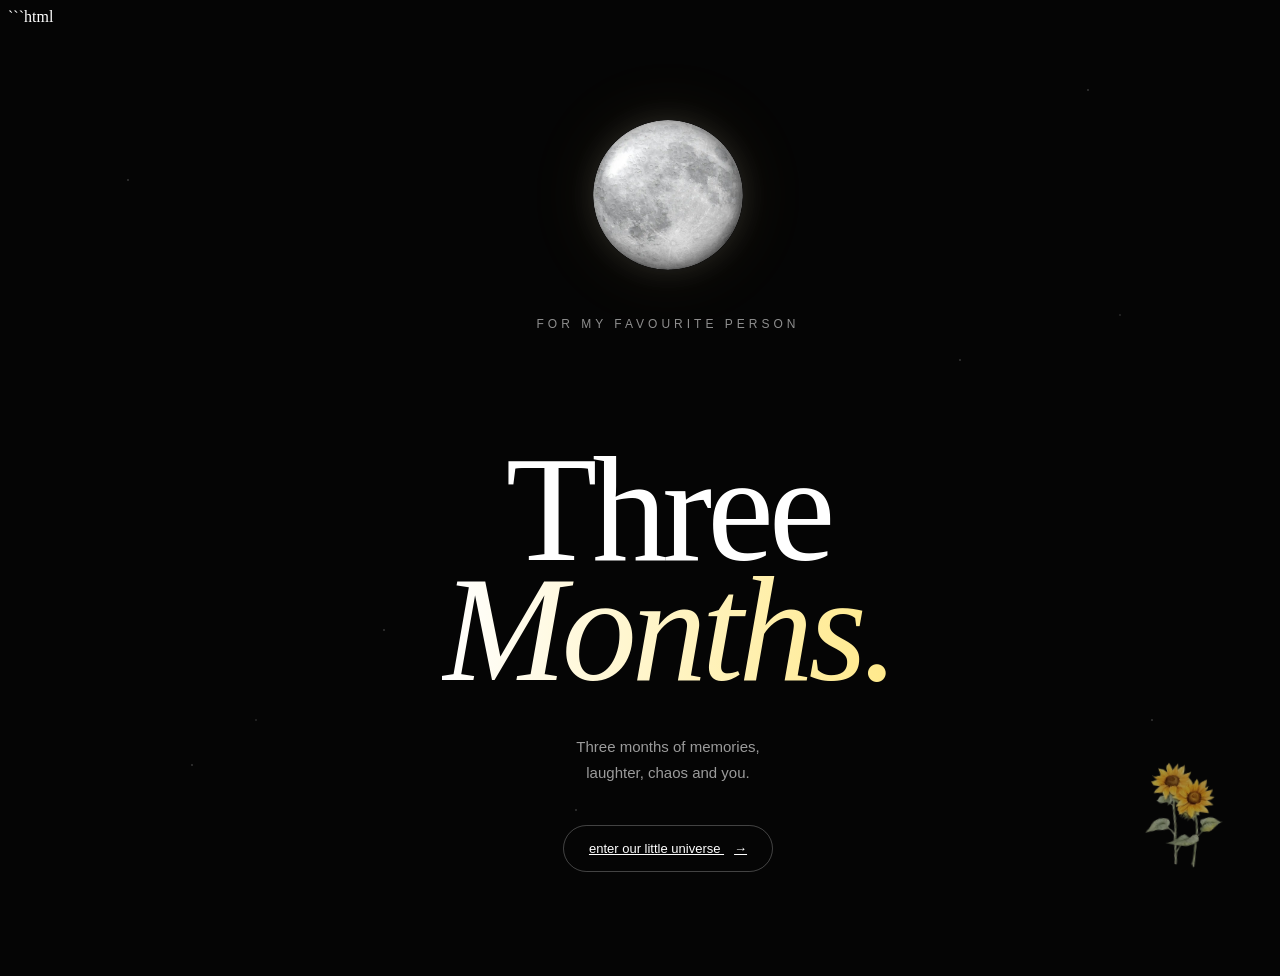
<file: index.html>
```html
<!DOCTYPE html>
<html lang="en">
<head>
    <meta charset="UTF-8">
    <meta name="viewport" content="width=device-width, initial-scale=1.0">

    <title>Three Months 🌙</title>

    <link rel="stylesheet" href="style.css">
</head>

<body>

    <!-- Background stars -->
    <div class="stars"></div>
    <div class="stars stars-2"></div>

    <!-- Main opening -->
    <main class="opening">

        <div class="moon">
            <img src="assets/moon.jpg" alt="Moon">
        </div>

        <p class="small-text">for my favourite person</p>

        <h1>
            Three<br>
            <span>Months.</span>
        </h1>

        <p class="subtitle">
            Three months of memories,<br>
            laughter, chaos and you.
        </p>

       <a href="chapter1.html" class="enter-btn">
    enter our little universe
    <span>→</span>
</a>
    </main>

    <!-- Tiny sunflower decoration -->
    <img class="sunflower" src="assets/sunflower.png" alt="Sunflower">

    <script src="script.js"></script>

</body>
</html>
```
</file>
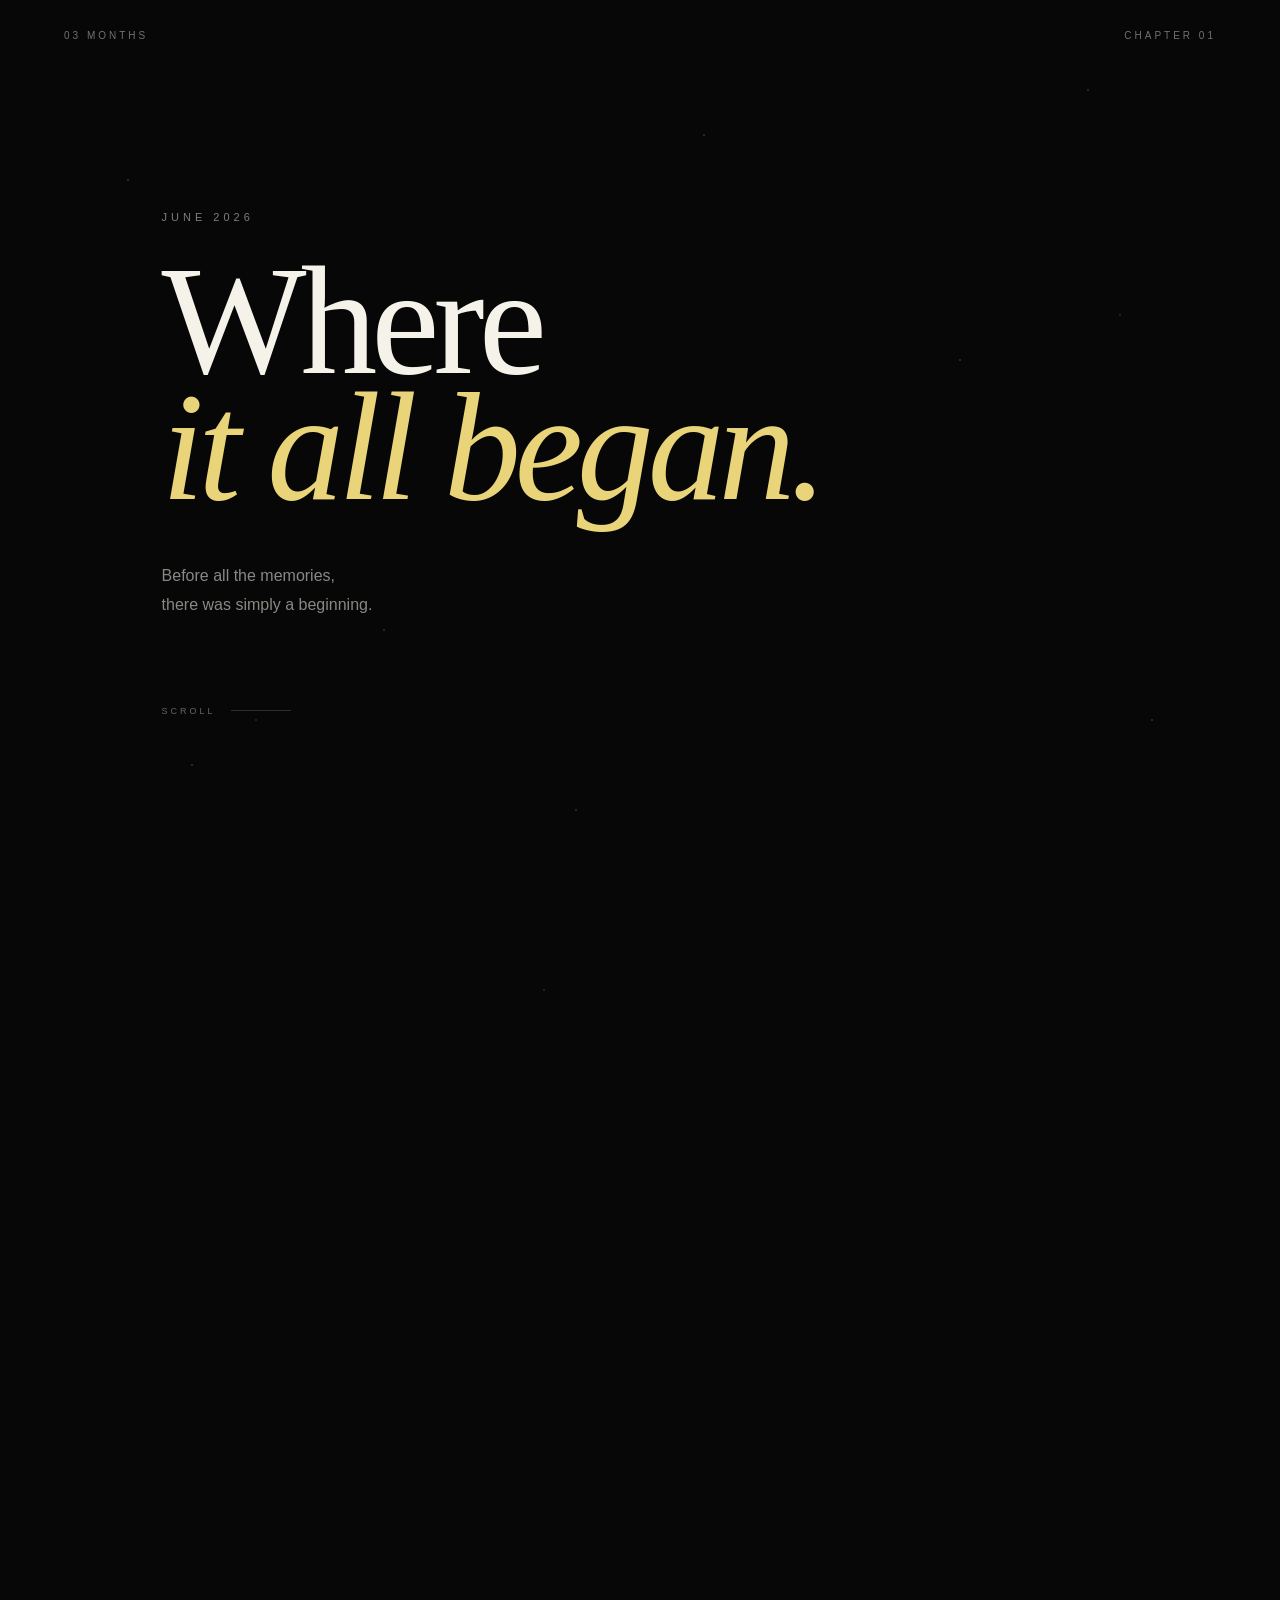
<file: chapter1.html>
<!DOCTYPE html>
<html lang="en">
<head>
    <meta charset="UTF-8">
    <meta name="viewport" content="width=device-width, initial-scale=1.0">

    <title>The Beginning 🌙</title>

    <link rel="stylesheet" href="style.css">
</head>

<body class="chapter-one">

    <div class="grain"></div>
    <div class="stars"></div>
    <div class="stars stars-2"></div>

    <!-- TOP NAV -->
    <nav class="top-nav">
        <span>03 MONTHS</span>
        <span>CHAPTER 01</span>
    </nav>


    <!-- HERO -->
    <section class="chapter-hero">

        <p class="eyebrow">JUNE 2026</p>

        <h1>
            Where<br>
            <i>it all began.</i>
        </h1>

        <p class="hero-text">
            Before all the memories,<br>
            there was simply a beginning.
        </p>

        <div class="scroll">
            <span>SCROLL</span>
            <div></div>
        </div>

    </section>


    <!-- MEMORY 01 -->
    <section class="memory-section">

        <div class="memory-photo photo-one">
            <img src="assets/Screenshot_2026-07-05-19-48-06-521_com.instagram.barcelona-edit.jpg">
            <span class="photo-number">01</span>
        </div>

        <div class="memory-copy">

            <p class="date">10 · 06 · 2026</p>

            <h2>
                It started<br>
                <i>somewhere here.</i>
            </h2>

            <p>
                At the time, it was probably just another
                moment between us.

                Funny how the smallest moments can end up
                becoming the ones you remember forever.
            </p>

        </div>

    </section>


    <!-- MEMORY 02 -->
    <section class="memory-section reverse">

        <div class="memory-copy">

            <p class="date">12 · 06 · 2026</p>

            <h2>
                Then came<br>
                <i>the little things.</i>
            </h2>

            <p>
                The random conversations.
                The stupid jokes.
                The moments that didn't really need
                a reason.

                They slowly became our thing.
            </p>

        </div>

        <div class="memory-photo photo-two">
            <img src="assets/Screenshot_2026-06-01-22-19-34-747_com.instagram.android~2.jpg">
            <span class="photo-number">02</span>
        </div>

    </section>


    <!-- FULL WIDTH MEMORY -->
    <section class="full-memory">

        <div class="full-image">
            <img src="assets/Screenshot_2026-06-09-09-32-45-150_com.instagram.android-edit.jpg">
        </div>

        <div class="floating-caption">
            <span>18 · 06 · 2026</span>
            <h2>
                Somewhere along<br>
                the way, you became<br>
                <i>my favourite person.</i>
            </h2>
        </div>

    </section>


    <!-- SCRAPBOOK -->
    <section class="scrapbook">

        <div class="scrapbook-heading">
            <p>THE LITTLE THINGS</p>
            <h2>
                Things I never<br>
                want to forget.
            </h2>
        </div>

        <div class="polaroids">

            <div class="polaroid p1">
                <img src="assets/k.jpg">
                <small>optimus prime.</small>
            </div>

            <div class="polaroid p2">
                <img src="assets/IMG_20260624_070056_287.jpg">
                <small>you being you.</small>
            </div>

            <div class="polaroid p3">
                <img src="assets/IMG_20260624_200228_932.jpg">
                <small>another little memory.</small>
            </div>

            <div class="polaroid p4">
                <img src="assets/IMG_20260624_200412_341.jpg">
                <small>still smiling.</small>
            </div>

        </div>

    </section>


    <!-- END -->
    <section class="chapter-end">

        <img src="assets/moon.jpg" class="end-moon">

        <p>AND THAT WAS ONLY</p>

        <h2>
            The beginning.
        </h2>

        <p class="end-small">
            There were still two more months<br>
            of memories waiting for us.
        </p>

        <a href="chapter2.html" class="next-chapter">
            CHAPTER II
            <span>→</span>
        </a>

    </section>


    <script src="script.js"></script>

</body>
</html>
</file>
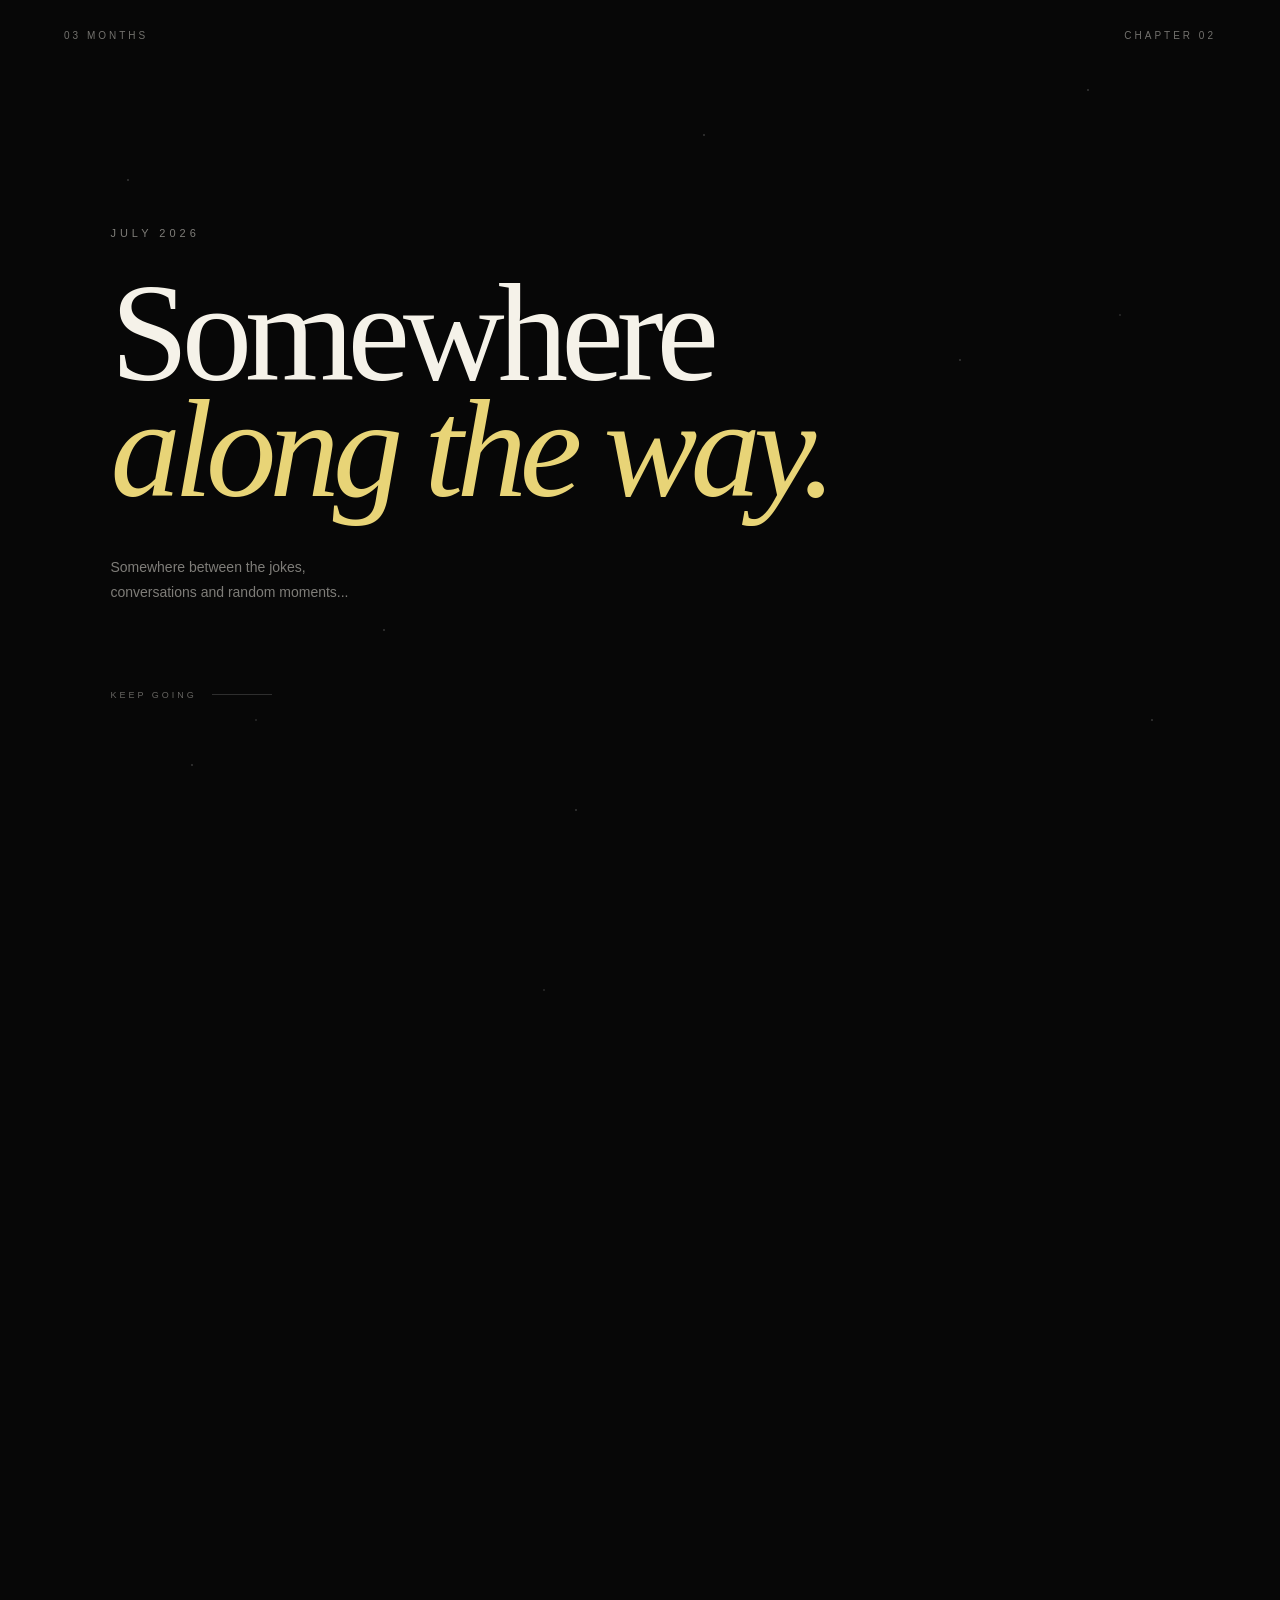
<file: chapter2.html>
<!DOCTYPE html>
<html lang="en">

<head>
    <meta charset="UTF-8">
    <meta name="viewport" content="width=device-width, initial-scale=1.0">

    <title>Chapter II — Somewhere Along the Way</title>

    <link rel="stylesheet" href="style.css">
</head>

<body class="chapter-two">

    <div class="grain"></div>
    <div class="stars"></div>
    <div class="stars stars-2"></div>


    <!-- NAV -->
    <nav class="top-nav">
        <span>03 MONTHS</span>
        <span>CHAPTER 02</span>
    </nav>


    <!-- HERO -->
    <section class="chapter-two-hero">

        <p class="eyebrow">JULY 2026</p>

        <h1>
            Somewhere<br>
            <i>along the way.</i>
        </h1>

        <p>
            Somewhere between the jokes,<br>
            conversations and random moments...
        </p>

        <div class="scroll">
            <span>KEEP GOING</span>
            <div></div>
        </div>

    </section>


    <!-- CHAOS SECTION -->
    <section class="chaos-section">

        <div class="section-title">
            <p>THE CHAOS</p>

            <h2>
                We got<br>
                <i>comfortable.</i>
            </h2>
        </div>


        <div class="chat-memory chat-one">

            <div class="chat-photo">
                <img src="assets/photo4.jpg">
            </div>

            <div class="chat-note">
                <span>01</span>

                <p>
                    The kind of conversations
                    that make absolutely no sense
                    to anyone else.
                </p>
            </div>

        </div>


        <div class="chat-memory chat-two">

            <div class="chat-note">
                <span>02</span>

                <p>
                    Somehow we could turn
                    literally anything into
                    something worth remembering.
                </p>
            </div>

            <div class="chat-photo">
                <img src="assets/photo1.jpg">
            </div>

        </div>

    </section>


    <!-- MINECRAFT -->
    <section class="minecraft-section">

        <div class="minecraft-title">

            <p>OUR LITTLE WORLD</p>

            <h2>
                Pixels,<br>
                blocks &<br>
                <i>memories.</i>
            </h2>

            <p class="minecraft-text">
                It wasn't just a game anymore.
                It became another little place
                that belonged to us.
            </p>

        </div>


        <div class="minecraft-gallery">

            <div class="mc-photo mc-one">
                <img src="assets/photo4.png">
            </div>

            <div class="mc-photo mc-two">
                <img src="assets/photo5.jpg">
            </div>

            <div class="mc-photo mc-three">
                <img src="assets/photo6.jpg">
            </div>

        </div>

    </section>


    <!-- RANDOM MEMORIES -->
    <section class="random-section">

        <div class="random-heading">

            <p>THE RANDOM ONES</p>

            <h2>
                The moments<br>
                I kept.
            </h2>

        </div>


        <div class="memory-grid">

            <div class="grid-photo grid-one">
                <img src="assets/photo2.jpg">
            </div>

            <div class="grid-photo grid-two">
                <img src="assets/IMG_20260624_200412_341.jpg">
            </div>

            <div class="grid-photo grid-three">
                <img src="assets/IMG_20260624_070058_321.jpg">
            </div>

            <div class="grid-photo grid-four">
                <img src="assets/IMG_20260624_070056_287.jpg">
            </div>

        </div>

    </section>


    <!-- ENDING -->
    <section class="chapter-two-end">

        <div class="end-glow"></div>

        <p>AND SOMEWHERE ALONG THE WAY...</p>

        <h2>
            You became<br>
            <i>my favourite part.</i>
        </h2>

        <p class="end-description">
            I don't know exactly when it happened.<br>
            I just know that I'm really glad it did.
        </p>

        <a href="chapter3.html" class="next-chapter">
            CHAPTER III
            <span>→</span>
        </a>

    </section>


    <script src="script.js"></script>

</body>

</html>
</file>
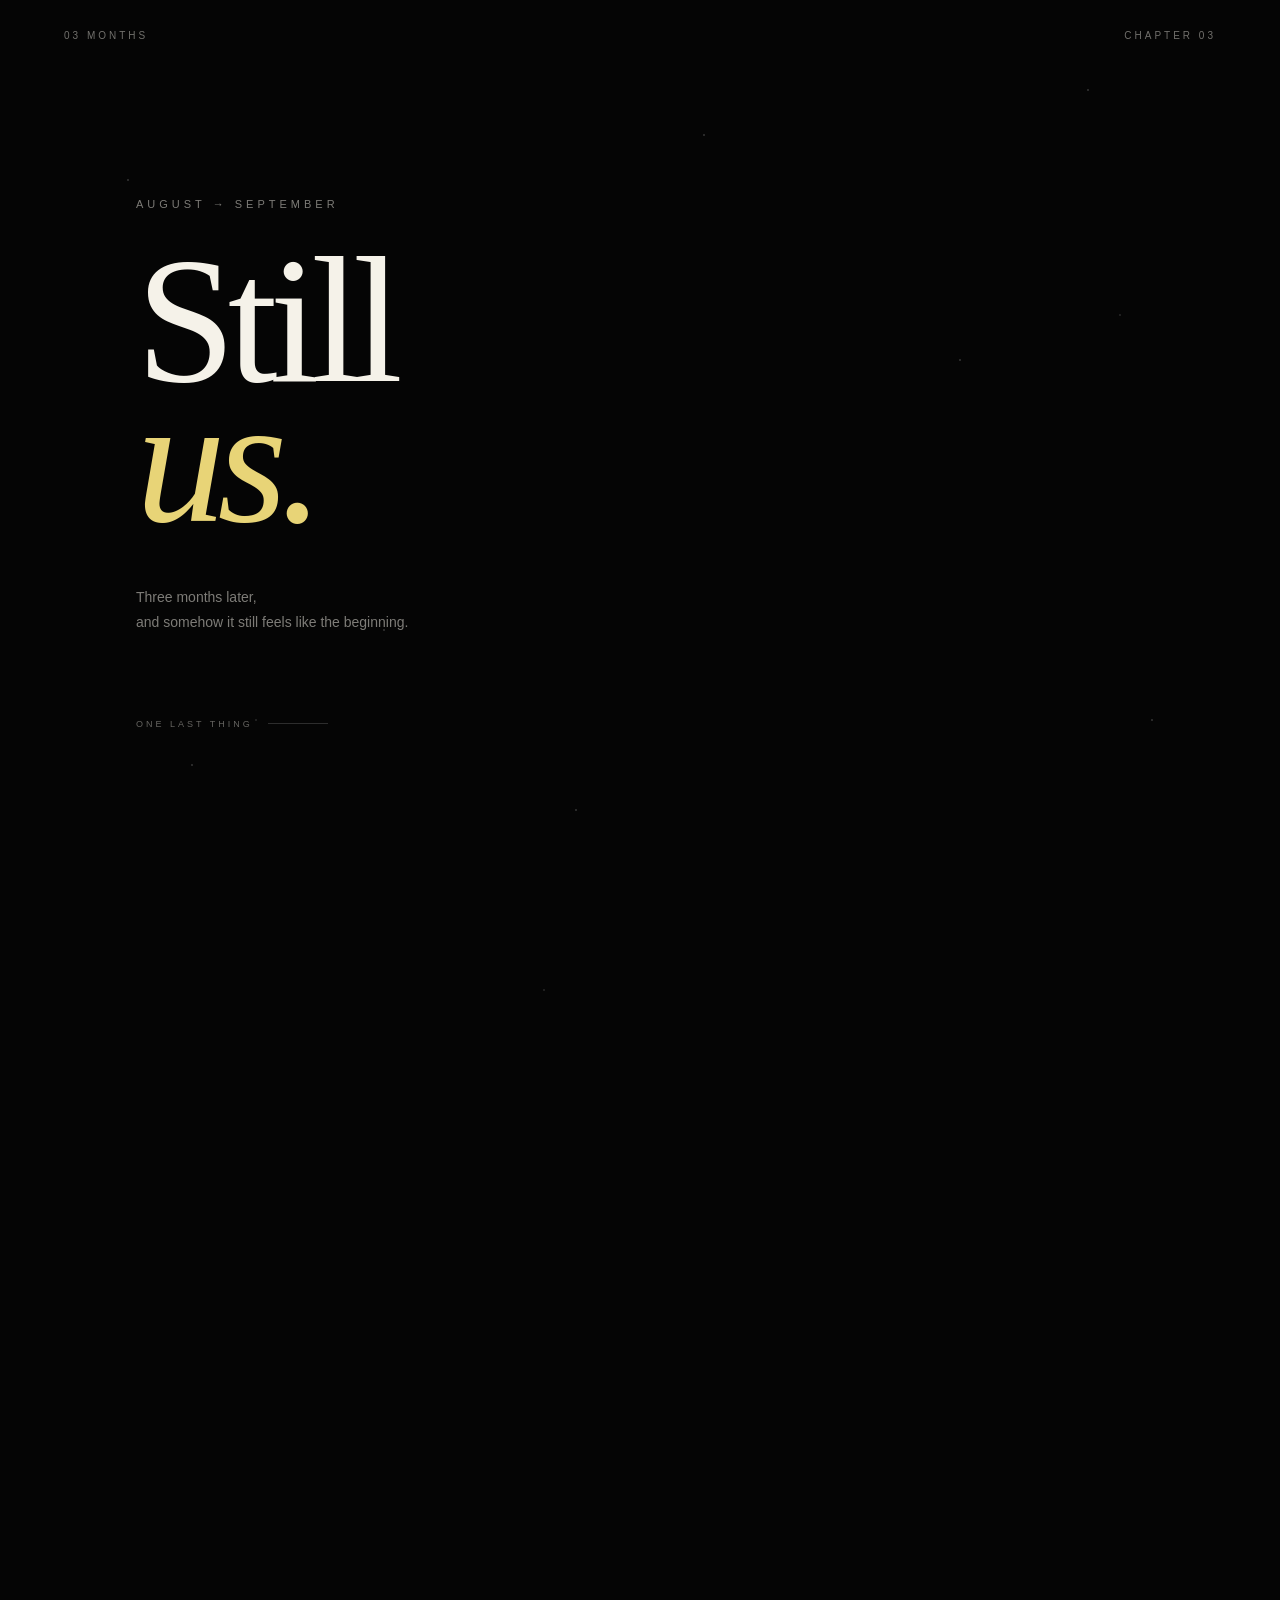
<file: chapter3.html>
<!DOCTYPE html>
<html lang="en">

<head>
    <meta charset="UTF-8">
    <meta name="viewport" content="width=device-width, initial-scale=1.0">

    <title>Chapter III — Still Us</title>

    <link rel="stylesheet" href="style.css">
</head>

<body class="chapter-three">

    <div class="grain"></div>
    <div class="stars"></div>
    <div class="stars stars-2"></div>

    <nav class="top-nav">
        <span>03 MONTHS</span>
        <span>CHAPTER 03</span>
    </nav>


    <!-- HERO -->

    <section class="final-hero">

        <p class="eyebrow">AUGUST → SEPTEMBER</p>

        <h1>
            Still<br>
            <i>us.</i>
        </h1>

        <p class="final-intro">
            Three months later,<br>
            and somehow it still feels like the beginning.
        </p>

        <div class="scroll">
            <span>ONE LAST THING</span>
            <div></div>
        </div>

    </section>


    <!-- PHOTO MOMENT -->

    <section class="final-photo-section">

        <div class="final-photo">
            <img src="assets/FINAL.jpg" alt="One of my favourite memories">
        </div>

        <div class="final-photo-caption">

            <p>THREE MONTHS.</p>

            <h2>
                Out of all the<br>
                places I could be,
                <i>I'm glad I'm here.</i>
            </h2>

        </div>

    </section>


    <!-- THINGS I LOVE -->

    <section class="things-section">

        <p class="eyebrow">A FEW THINGS</p>

        <h2>
            I hope you<br>
            always know...
        </h2>

        <div class="things">

            <div class="thing">
                <span>01</span>
                <p>
                    You make ordinary days
                    feel like memories.
                </p>
            </div>

            <div class="thing">
                <span>02</span>
                <p>
                    I love all the little
                    versions of you.
                </p>
            </div>

            <div class="thing">
                <span>03</span>
                <p>
                    I wouldn't trade these
                    three months for anything.
                </p>
            </div>

        </div>

    </section>


    <!-- LETTER INTRO -->

    <section class="letter-intro">

        <div class="letter-line"></div>

        <p>AND NOW...</p>

        <h2>
            A letter<br>
            <i>for you.</i>
        </h2>

        <div class="letter-line"></div>

    </section>


    <!-- LETTER -->

    <section class="letter-section">

        <div class="letter">

            <p class="letter-date">
                03 · 09 · 2026
            </p>

            <h2>
                Dear Bujji,
            </h2>

            <p>
                Three months.

                Somehow that sounds both so short
                and like you've been a part of my life
                for much longer.
            </p>

            <p>
                I don't think I could fit everything
                these three months have meant to me
                into one little website.

                So instead, I filled it with the moments
                I never want to forget.
            </p>

            <p>
                The random conversations.
                The stupid jokes.
                The little things.
                The memories that probably meant
                nothing to anyone else.

                They meant something to me.
            </p>

            <p>
                Thank you for being you.

                And thank you for being someone
                I get to call mine.
            </p>

            <p>
                Happy three monthversary, monthservary? idk, dumahh.

                Here's to everything we've already
                experienced...

                and everything that's still waiting
                for us.
            </p>

            <p class="signature">
                — your supposed "king" ♡
            </p>

        </div>

    </section>


    <!-- FINAL SCREEN -->

    <section class="final-screen">

        <div class="final-moon">
            <img src="assets/moon.jpg" alt="Moon">
        </div>

        <p>THREE MONTHS.</p>

        <h2>
            And I'd choose<br>
            <i>you</i> again.
        </h2>

        <p class="final-small">
            Happy monthversary, sleepyhead. I love you.
        </p>

    </section>


    <script src="script.js"></script>

</body>

</html>
</file>
<file: style.css>
css
/* =========================
   THREE MONTHS — MAIN STYLE
   ========================= */

* {
    margin: 0;
    padding: 0;
    box-sizing: border-box;
}

html,
body {
    width: 100%;
    height: 100%;
    overflow: hidden;
}

body {
    background: #050505;
    color: white;
    font-family: Georgia, "Times New Roman", serif;
}


/* =========================
   STAR BACKGROUND
   ========================= */

.stars,
.stars-2 {
    position: fixed;
    inset: 0;
    pointer-events: none;
    background-image:
        radial-gradient(1px 1px at 10% 20%, white, transparent),
        radial-gradient(1px 1px at 30% 70%, white, transparent),
        radial-gradient(1px 1px at 55% 15%, white, transparent),
        radial-gradient(1px 1px at 75% 40%, white, transparent),
        radial-gradient(1px 1px at 90% 80%, white, transparent),
        radial-gradient(1px 1px at 45% 90%, white, transparent),
        radial-gradient(1px 1px at 85% 10%, white, transparent),
        radial-gradient(1px 1px at 15% 85%, white, transparent);

    opacity: 0.5;
    animation: drift 18s linear infinite;
}

.stars-2 {
    transform: scale(1.5);
    opacity: 0.2;
    animation-duration: 28s;
}

@keyframes drift {
    from {
        transform: translateY(0);
    }

    to {
        transform: translateY(-30px);
    }
}


/* =========================
   OPENING SCREEN
   ========================= */

.opening {
    position: relative;
    z-index: 2;

    width: 100%;
    height: 100vh;

    display: flex;
    flex-direction: column;
    align-items: center;
    justify-content: center;

    text-align: center;

    padding: 20px;
}


/* =========================
   MOON
   ========================= */

.moon {
    width: 150px;
    height: 150px;

    border-radius: 50%;

    overflow: hidden;

    margin-bottom: 35px;

    box-shadow:
        0 0 30px rgba(255, 255, 255, 0.12),
        0 0 80px rgba(255, 220, 100, 0.08);

    animation: moonFloat 5s ease-in-out infinite;
}

.moon img {
    width: 100%;
    height: 100%;

    object-fit: cover;

    border-radius: 50%;
}

@keyframes moonFloat {
    0%, 100% {
        transform: translateY(0);
    }

    50% {
        transform: translateY(-10px);
    }
}


/* =========================
   TEXT
   ========================= */

.small-text {
    font-family: Arial, sans-serif;

    font-size: 12px;
    letter-spacing: 4px;
    text-transform: uppercase;

    opacity: 0.55;

    margin-bottom: 18px;
}

h1 {
    font-size: clamp(65px, 12vw, 150px);

    line-height: 0.8;

    font-weight: 400;

    letter-spacing: -5px;

    margin-bottom: 30px;
}

h1 span {
    font-style: italic;

    background: linear-gradient(
        90deg,
        #fff,
        #ffe98a,
        #fff
    );

    background-size: 200%;

    -webkit-background-clip: text;
    background-clip: text;

    color: transparent;

    animation: shine 5s linear infinite;
}

@keyframes shine {
    from {
        background-position: 0%;
    }

    to {
        background-position: 200%;
    }
}

.subtitle {
    font-family: Arial, sans-serif;

    font-size: 15px;
    line-height: 1.7;

    opacity: 0.6;

    margin-bottom: 40px;
}


/* =========================
   ENTER BUTTON
   ========================= */

.enter-btn {
    background: transparent;

    border: 1px solid rgba(255, 255, 255, 0.25);

    color: white;

    padding: 15px 25px;

    border-radius: 50px;

    font-family: Arial, sans-serif;

    font-size: 13px;

    cursor: pointer;

    transition:
        transform 0.3s ease,
        background 0.3s ease,
        border-color 0.3s ease;
}

.enter-btn span {
    margin-left: 10px;

    transition: transform 0.3s ease;
}

.enter-btn:hover {
    background: rgba(255, 220, 100, 0.08);

    border-color: rgba(255, 220, 100, 0.5);

    transform: translateY(-3px);
}

.enter-btn:hover span {
    display: inline-block;

    transform: translateX(5px);
}


/* =========================
   SUNFLOWER
   ========================= */

.sunflower {
    position: fixed;

    width: 110px;

    right: 40px;
    bottom: 30px;

    opacity: 0.65;

    transform: rotate(8deg);

    animation: sunflowerFloat 6s ease-in-out infinite;

    z-index: 3;
}

@keyframes sunflowerFloat {
    0%, 100% {
        transform: rotate(8deg) translateY(0);
    }

    50% {
        transform: rotate(4deg) translateY(-8px);
    }
}


/* =========================
   MOBILE
   ========================= */

@media (max-width: 600px) {

    .moon {
        width: 110px;
        height: 110px;

        margin-bottom: 25px;
    }

    h1 {
        font-size: 70px;
        letter-spacing: -3px;
    }

    .subtitle {
        font-size: 13px;
    }

    .sunflower {
        width: 75px;

        right: 15px;
        bottom: 15px;
    }
} 

css
/* =========================
   PAGE TRANSITIONS
   ========================= */

body {
    opacity: 0;
    transition: opacity 0.9s ease;
}

body.page-loaded {
    opacity: 1;
}

body.fade-out {
    opacity: 0;
}

/* =========================================
   CHAPTER ONE
========================================= */

.chapter-one {
    background: #070707;
    color: #f5f2e9;
    overflow-x: hidden;
    overflow-y: auto;
}

.chapter-one .stars {
    position: fixed;
    z-index: 0;
}

.chapter-one section,
.chapter-one nav {
    position: relative;
    z-index: 2;
}


/* NAV */

.top-nav {
    position: absolute !important;
    top: 30px;
    left: 5%;
    right: 5%;

    display: flex;
    justify-content: space-between;

    font-family: Arial, sans-serif;
    font-size: 10px;
    letter-spacing: 3px;

    opacity: .45;
}


/* HERO */

.chapter-hero {
    min-height: 100vh;

    display: flex;
    flex-direction: column;
    justify-content: center;

    padding-left: 12%;
}

.eyebrow,
.date,
.scrapbook-heading p,
.chapter-end > p:first-of-type {
    font-family: Arial, sans-serif;
    font-size: 11px;
    letter-spacing: 4px;
    opacity: .5;
}

.chapter-hero h1 {
    font-size: clamp(70px, 12vw, 170px);
    line-height: .82;
    letter-spacing: -6px;

    margin: 25px 0 35px;
}

.chapter-hero h1 i {
    color: #e9d47a;
    font-weight: 400;
}

.hero-text {
    font-family: Arial, sans-serif;
    line-height: 1.8;
    opacity: .55;
}

.scroll {
    margin-top: 70px;

    display: flex;
    align-items: center;
    gap: 15px;

    font-family: Arial, sans-serif;
    font-size: 9px;
    letter-spacing: 3px;
    opacity: .4;
}

.scroll div {
    width: 60px;
    height: 1px;
    background: rgba(255,255,255,.4);
}


/* MEMORY SECTIONS */

.memory-section {
    min-height: 100vh;

    display: flex;
    align-items: center;
    justify-content: center;

    gap: 9vw;

    padding: 100px 8%;
}

.memory-section.reverse {
    flex-direction: row-reverse;
}

.memory-photo {
    position: relative;

    width: min(420px, 42vw);
    height: 500px;

    overflow: hidden;

    box-shadow: 0 30px 80px rgba(0,0,0,.6);
}

.memory-photo img {
    width: 100%;
    height: 100%;
    object-fit: contain;
    background: #080808;
}

.photo-number {
    position: absolute;
    bottom: 20px;
    right: 20px;

    font-family: Arial, sans-serif;
    font-size: 11px;
    letter-spacing: 2px;

    background: rgba(0,0,0,.5);
    padding: 8px 10px;
}

.memory-copy {
    width: min(400px, 80vw);
}

.memory-copy h2 {
    font-size: clamp(45px, 6vw, 80px);
    line-height: .9;
    letter-spacing: -3px;

    margin: 25px 0 35px;
}

.memory-copy h2 i {
    color: #e9d47a;
    font-weight: 400;
}

.memory-copy > p:last-child {
    font-family: Arial, sans-serif;

    font-size: 14px;
    line-height: 2;

    opacity: .55;

    max-width: 340px;
}


/* FULL IMAGE */

.full-memory {
    min-height: 100vh;

    display: flex;
    align-items: center;
    justify-content: center;

    padding: 100px 8%;
}

.full-image {
    width: min(75vw, 1000px);
    height: 75vh;
    overflow: hidden;
}

.full-image img {
    width: 100%;
    height: 100%;
    object-fit: cover;
    object-position: left center;
}

.floating-caption {
    position: absolute;

    left: 12%;
    bottom: 12%;

    background: rgba(7,7,7,.88);

    padding: 35px 40px;

    max-width: 500px;
}

.floating-caption span {
    font-family: Arial, sans-serif;
    font-size: 10px;
    letter-spacing: 3px;
    opacity: .45;
}

.floating-caption h2 {
    font-size: clamp(35px, 4vw, 60px);
    line-height: .95;

    margin-top: 20px;
}

.floating-caption i {
    color: #e9d47a;
    font-weight: 400;
}


/* SCRAPBOOK */

.scrapbook {
    min-height: 100vh;
    padding: 150px 8%;

    background: #0b0b0b;
}

.scrapbook-heading h2 {
    font-size: clamp(50px, 7vw, 100px);
    line-height: .85;
    letter-spacing: -4px;

    margin-top: 25px;
}

.polaroids {
    position: relative;

    height: 650px;

    max-width: 1000px;

    margin: 80px auto 0;
}

.polaroid {
    position: absolute;

    background: #eee9dc;

    padding: 12px 12px 35px;

    width: 220px;

    box-shadow: 0 25px 60px rgba(0,0,0,.5);

    transition:
        transform .5s ease,
        z-index .2s;
}

.polaroid img {
    display: block;

    width: 100%;
    height: 260px;

    object-fit: cover;
}

.polaroid small {
    display: block;

    color: #222;

    font-family: "Courier New", monospace;

    font-size: 11px;

    margin-top: 12px;
}

.p1 {
    left: 5%;
    top: 30px;
    transform: rotate(-8deg);
}

.p2 {
    left: 30%;
    top: 100px;
    transform: rotate(5deg);
}

.p3 {
    left: 55%;
    top: 20px;
    transform: rotate(-4deg);
}

.p4 {
    left: 75%;
    top: 150px;
    transform: rotate(8deg);
}

.polaroid:hover {
    transform: rotate(0deg) scale(1.08);
    z-index: 10;
}


/* END */

.chapter-end {
    min-height: 100vh;

    display: flex;
    flex-direction: column;

    align-items: center;
    justify-content: center;

    text-align: center;
}

.end-moon {
    width: 140px;
    height: 140px;

    object-fit: cover;
    border-radius: 50%;

    margin-bottom: 50px;

    box-shadow: 0 0 70px rgba(255,220,100,.12);
}

.chapter-end h2 {
    font-size: clamp(60px, 9vw, 130px);
    line-height: .8;
    letter-spacing: -5px;

    margin: 25px 0;
}

.end-small {
    font-family: Arial, sans-serif;
    line-height: 1.8;
    opacity: .45;
}

.next-chapter {
    margin-top: 60px;

    color: white;
    text-decoration: none;

    border: 1px solid rgba(255,255,255,.2);

    padding: 16px 25px;

    border-radius: 50px;

    font-family: Arial, sans-serif;
    font-size: 10px;
    letter-spacing: 2px;

    transition: .3s;
}

.next-chapter span {
    margin-left: 15px;
}

.next-chapter:hover {
    background: rgba(233,212,122,.08);
    border-color: #e9d47a;
}


/* MOBILE */

@media (max-width: 700px) {

    .top-nav {
        top: 20px;
    }

    .chapter-hero {
        padding: 0 10%;
    }

    .chapter-hero h1 {
        font-size: 75px;
    }

    .memory-section,
    .memory-section.reverse {
        flex-direction: column;

        padding: 100px 10%;
    }

    .memory-photo {
        width: 85vw;
        height: 500px;
    }

    .memory-copy {
        width: 85vw;
    }

    .full-image {
        width: 90vw;
        height: 70vh;
    }

    .floating-caption {
        left: 8%;
        right: 8%;
        bottom: 8%;

        padding: 25px;
    }

    .polaroids {
        height: 900px;
    }

    .polaroid {
        width: 180px;
    }

    .polaroid img {
        height: 220px;
    }

    .p1 {
        left: 5%;
    }

    .p2 {
        left: 45%;
        top: 170px;
    }

    .p3 {
        left: 10%;
        top: 400px;
    }

    .p4 {
        left: 48%;
        top: 550px;
    }
}

/* =========================================
   CHAPTER 2 — SOMEWHERE ALONG THE WAY
========================================= */

.chapter-two {
    background: #070707;
    color: #f5f2e9;
    overflow-x: hidden;
    overflow-y: auto;
}


/* ---------- HERO ---------- */

.chapter-two-hero {
    min-height: 100vh;
    padding: 0 8%;

    display: flex;
    flex-direction: column;
    justify-content: center;

    position: relative;
    z-index: 2;
}

.chapter-two-hero h1 {
    font-size: clamp(70px, 11vw, 165px);
    line-height: .82;
    letter-spacing: -7px;
    font-weight: 400;

    margin: 25px 0 35px;
}

.chapter-two-hero h1 i {
    color: #e8d477;
    font-weight: 400;
}

.chapter-two-hero > p:last-of-type {
    font-family: Arial, sans-serif;
    font-size: 14px;
    line-height: 1.8;
    opacity: .5;
}

.chapter-two-hero .scroll {
    margin-top: 70px;
}


/* ---------- CHAOS ---------- */

.chaos-section {
    min-height: 120vh;
    padding: 150px 8%;

    position: relative;
    z-index: 2;
}

.section-title {
    margin-bottom: 100px;
}

.section-title h2 {
    font-size: clamp(55px, 8vw, 115px);
    line-height: .85;
    letter-spacing: -5px;

    margin-top: 25px;
}

.section-title h2 i {
    color: #e8d477;
    font-weight: 400;
}


/* MEMORY ROWS */

.chat-memory {
    max-width: 1100px;
    margin: 0 auto 130px;

    display: flex;
    align-items: center;
    justify-content: center;

    gap: 80px;
}

.chat-memory.chat-two {
    justify-content: flex-start;
    margin-left: 15%;
}

.chat-photo {
    width: 550px;
    height: 350px;
    overflow: hidden;
}

.chat-photo img {
    width: 100%;
    height: 100%;
    object-fit: cover;
    object-position: left center;
}

.chat-photo:hover img {
    transform: scale(1.05);
}

.chat-note {
    max-width: 300px;
}

.chat-note span {
    display: block;

    font-family: Arial, sans-serif;
    font-size: 10px;
    letter-spacing: 4px;

    color: #e8d477;

    margin-bottom: 20px;
}

.chat-note p {
    font-size: 22px;
    line-height: 1.5;

    opacity: .65;
}


/* ---------- MINECRAFT ---------- */

.minecraft-section {
    min-height: 120vh;

    padding: 150px 8%;

    background: #0c0c0c;

    display: flex;
    align-items: center;
    justify-content: space-between;

    gap: 80px;
}

.minecraft-title {
    width: 35%;
}

.minecraft-title > p:first-child {
    font-family: Arial, sans-serif;
    font-size: 10px;
    letter-spacing: 4px;
    opacity: .45;
}

.minecraft-title h2 {
    font-size: clamp(55px, 7vw, 105px);
    line-height: .82;
    letter-spacing: -5px;

    margin: 25px 0 40px;
}

.minecraft-title h2 i {
    color: #e8d477;
    font-weight: 400;
}

.minecraft-text {
    font-family: Arial, sans-serif;

    max-width: 300px;

    font-size: 14px;
    line-height: 1.9;

    opacity: .45;
}


/* MINECRAFT PHOTOS */

.minecraft-gallery {
    width: 55%;
    height: 700px;

    position: relative;
}

.mc-photo {
    position: absolute;

    overflow: hidden;

    box-shadow: 0 30px 80px rgba(0,0,0,.6);

    transition: transform .5s ease;
}

.mc-photo img {
    width: 100%;
    height: 100%;
    object-fit: cover;
}

.mc-photo:hover {
    transform: scale(1.04);
    z-index: 5;
}

.mc-one {
    width: 420px;
    height: 300px;

    top: 30px;
    left: 0;

    transform: rotate(-4deg);
}

.mc-two {
    width: 360px;
    height: 300px;

    top: 220px;
    right: 0;

    transform: rotate(5deg);
}

.mc-three {
    width: 330px;
    height: 240px;

    bottom: 20px;
    left: 100px;

    transform: rotate(-2deg);
}


/* ---------- RANDOM MEMORIES ---------- */

.random-section {
    min-height: 120vh;

    padding: 160px 8%;
}

.random-heading h2 {
    font-size: clamp(60px, 8vw, 115px);
    line-height: .82;
    letter-spacing: -5px;

    margin-top: 25px;
}

.memory-grid {
    max-width: 1100px;

    margin: 120px auto 0;

    display: grid;

    grid-template-columns: repeat(12, 1fr);

    grid-auto-rows: 90px;

    gap: 20px;
}

.grid-photo {
    overflow: hidden;

    box-shadow: 0 25px 70px rgba(0,0,0,.5);
}

.grid-photo img {
    width: 100%;
    height: 100%;

    object-fit: cover;

    transition: transform .8s ease;
}

.grid-photo:hover img {
    transform: scale(1.06);
}

.grid-one {
    grid-column: 1 / 6;
    grid-row: 1 / 6;
}

.grid-two {
    grid-column: 7 / 13;
    grid-row: 2 / 7;
}

.grid-three {
    grid-column: 3 / 8;
    grid-row: 7 / 12;
}

.grid-four {
    grid-column: 9 / 13;
    grid-row: 8 / 13;
}


/* ---------- END ---------- */

.chapter-two-end {
    min-height: 100vh;

    display: flex;
    flex-direction: column;

    align-items: center;
    justify-content: center;

    text-align: center;

    position: relative;

    overflow: hidden;
}

.end-glow {
    position: absolute;

    width: 500px;
    height: 500px;

    border-radius: 50%;

    background: rgba(232,212,119,.035);

    filter: blur(80px);

    pointer-events: none;
}

.chapter-two-end > p:first-of-type {
    font-family: Arial, sans-serif;

    font-size: 10px;
    letter-spacing: 5px;

    opacity: .4;
}

.chapter-two-end h2 {
    font-size: clamp(60px, 9vw, 130px);

    line-height: .8;

    letter-spacing: -6px;

    margin: 35px 0;
}

.chapter-two-end h2 i {
    color: #e8d477;
    font-weight: 400;
}

.end-description {
    font-family: Arial, sans-serif;

    font-size: 14px;
    line-height: 1.8;

    opacity: .45;
}

.chapter-two-end .next-chapter {
    margin-top: 60px;
}


/* ---------- MOBILE ---------- */

@media (max-width: 750px) {

    .chapter-two-hero {
        padding: 0 7%;
    }

    .chapter-two-hero h1 {
        font-size: 72px;
        letter-spacing: -4px;
    }

    .chaos-section {
        padding: 100px 7%;
    }

    .chat-memory,
    .chat-memory.chat-two {
        flex-direction: column;

        gap: 40px;

        margin: 0 auto 100px;
    }

    .chat-photo {
        width: 85vw;
        height: 500px;
    }

    .chat-note {
        max-width: 85vw;
    }

    .minecraft-section {
        padding: 100px 7%;

        flex-direction: column;
        align-items: flex-start;
    }

    .minecraft-title {
        width: 100%;
    }

    .minecraft-gallery {
        width: 100%;
        height: 600px;
    }

    .mc-one {
        width: 75vw;
        height: 250px;
    }

    .mc-two {
        width: 65vw;
        height: 240px;
        top: 200px;
    }

    .mc-three {
        width: 60vw;
        height: 200px;
        bottom: 20px;
        left: 20px;
    }

    .random-section {
        padding: 100px 7%;
    }

    .memory-grid {
        display: flex;
        flex-direction: column;

        margin-top: 70px;
    }

    .grid-photo {
        width: 100%;
        height: 400px;
    }

    .chapter-two-end h2 {
        font-size: 65px;
    }
}

/* =========================================
   CHAPTER THREE — STILL US
========================================= */

.chapter-three {
    background: #050505;
    color: #f5f2e9;
    overflow-x: hidden;
    overflow-y: auto;
}


/* HERO */

.final-hero {
    min-height: 100vh;

    padding: 0 10%;

    display: flex;
    flex-direction: column;
    justify-content: center;
}

.final-hero h1 {
    font-size: clamp(90px, 14vw, 190px);
    line-height: .78;

    letter-spacing: -8px;

    margin: 30px 0 40px;
}

.final-hero h1 i {
    color: #e8d477;
    font-weight: 400;
}

.final-intro {
    font-family: Arial, sans-serif;

    font-size: 14px;
    line-height: 1.8;

    opacity: .5;
}


/* FINAL PHOTO */

.final-photo-section {
    min-height: 110vh;

    position: relative;

    display: flex;
    align-items: center;
    justify-content: center;
}

.final-photo {
    width: 65vw;
    height: 75vh;

    overflow: hidden;

    box-shadow: 0 40px 100px rgba(0,0,0,.7);
}

.final-photo img {
    width: 100%;
    height: 100%;

    object-fit: cover;
}

.final-photo-caption {
    position: absolute;

    left: 12%;
    bottom: 12%;

    background: #080808;

    padding: 35px 40px;

    max-width: 500px;
}

.final-photo-caption > p {
    font-family: Arial, sans-serif;

    font-size: 10px;
    letter-spacing: 4px;

    opacity: .45;
}

.final-photo-caption h2 {
    font-size: clamp(35px, 4vw, 60px);

    line-height: .95;

    margin-top: 20px;
}

.final-photo-caption i {
    color: #e8d477;
    font-weight: 400;
}


/* THINGS */

.things-section {
    min-height: 100vh;

    padding: 150px 10%;
}

.things-section h2 {
    font-size: clamp(60px, 9vw, 130px);

    line-height: .8;

    letter-spacing: -6px;

    margin: 30px 0 120px;
}

.things {
    max-width: 900px;
}

.thing {
    display: grid;

    grid-template-columns: 80px 1fr;

    padding: 35px 0;

    border-top: 1px solid rgba(255,255,255,.12);
}

.thing span {
    font-family: Arial, sans-serif;

    font-size: 10px;

    color: #e8d477;
}

.thing p {
    font-family: Arial, sans-serif;

    font-size: 18px;
    line-height: 1.6;

    opacity: .6;

    max-width: 450px;
}


/* LETTER INTRO */

.letter-intro {
    min-height: 80vh;

    display: flex;
    flex-direction: column;

    align-items: center;
    justify-content: center;

    text-align: center;
}

.letter-intro > p {
    font-family: Arial, sans-serif;

    font-size: 10px;

    letter-spacing: 5px;

    opacity: .4;
}

.letter-intro h2 {
    font-size: clamp(70px, 10vw, 150px);

    line-height: .8;

    letter-spacing: -7px;

    margin: 45px 0;
}

.letter-intro h2 i {
    color: #e8d477;
    font-weight: 400;
}

.letter-line {
    width: 1px;
    height: 100px;

    background: rgba(255,255,255,.25);
}


/* LETTER */

.letter-section {
    min-height: 120vh;

    padding: 100px 20px;

    display: flex;
    justify-content: center;
}

.letter {
    width: min(650px, 90vw);

    font-family: Georgia, serif;

    font-size: 18px;

    line-height: 2;

    color: rgba(245,242,233,.75);
}

.letter-date {
    font-family: Arial, sans-serif;

    font-size: 9px;

    letter-spacing: 4px;

    opacity: .4;

    margin-bottom: 80px;
}

.letter h2 {
    font-size: 50px;

    font-weight: 400;

    color: white;

    margin-bottom: 50px;
}

.letter p {
    margin-bottom: 40px;
}

.signature {
    color: #e8d477;

    font-style: italic;

    font-size: 25px;

    margin-top: 70px;
}


/* FINAL SCREEN */

.final-screen {
    min-height: 100vh;

    display: flex;
    flex-direction: column;

    align-items: center;
    justify-content: center;

    text-align: center;
}

.final-moon {
    width: 150px;
    height: 150px;

    border-radius: 50%;

    overflow: hidden;

    margin-bottom: 60px;

    box-shadow:
        0 0 50px rgba(255,255,255,.1),
        0 0 100px rgba(232,212,119,.08);
}

.final-moon img {
    width: 100%;
    height: 100%;

    object-fit: cover;
}

.final-screen > p:first-of-type {
    font-family: Arial, sans-serif;

    font-size: 10px;

    letter-spacing: 5px;

    opacity: .4;
}

.final-screen h2 {
    font-size: clamp(65px, 9vw, 135px);

    line-height: .8;

    letter-spacing: -6px;

    margin: 30px 0;
}

.final-screen h2 i {
    color: #e8d477;
    font-weight: 400;
}

.final-small {
    font-family: Arial, sans-serif;

    font-size: 13px;

    opacity: .45;
}


/* MOBILE */

@media (max-width: 700px) {

    .final-hero {
        padding: 0 7%;
    }

    .final-hero h1 {
        font-size: 80px;
        letter-spacing: -5px;
    }

    .final-photo {
        width: 88vw;
        height: 65vh;
    }

    .final-photo-caption {
        left: 7%;
        right: 7%;
        bottom: 8%;

        padding: 25px;
    }

    .things-section {
        padding: 100px 7%;
    }

    .things-section h2 {
        font-size: 70px;
    }

    .letter {
        font-size: 16px;
        line-height: 1.9;
    }

    .letter-intro h2 {
        font-size: 75px;
    }

    .final-screen h2 {
        font-size: 70px;
    }
}
</file>
